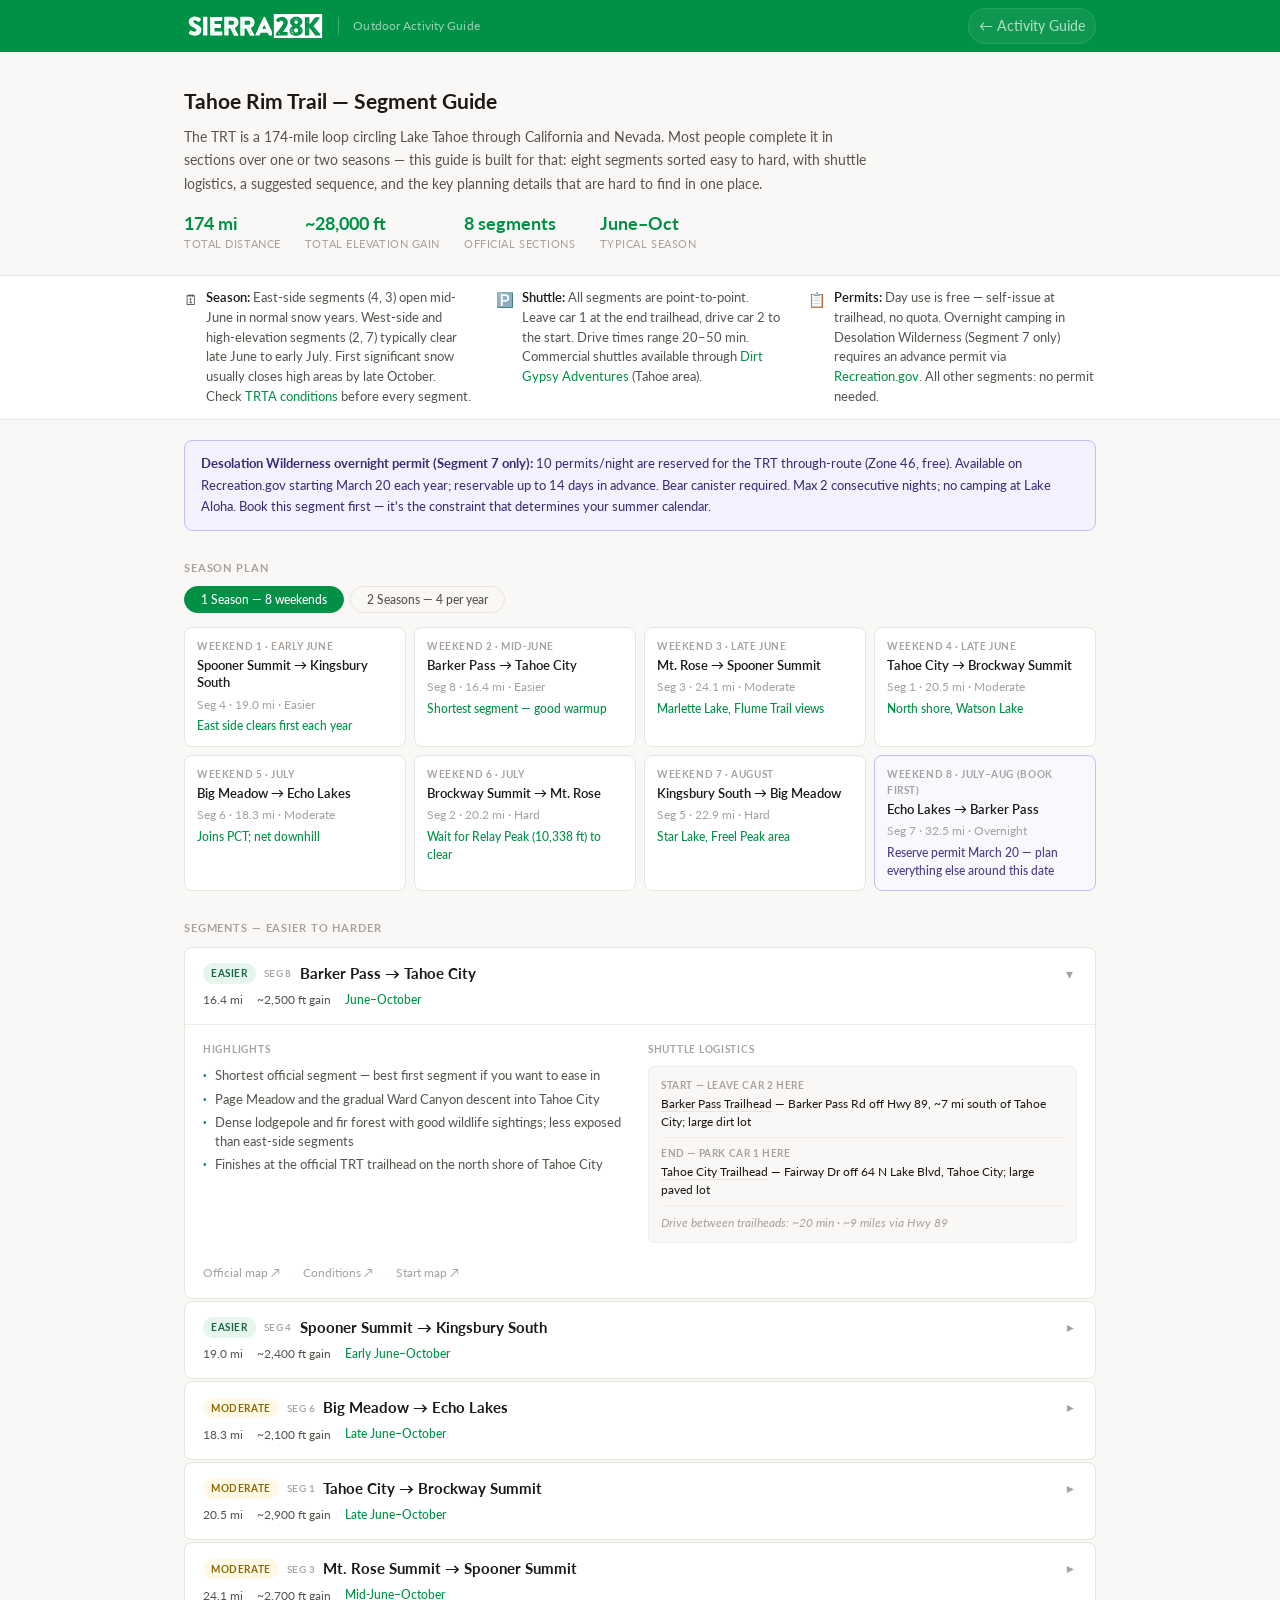
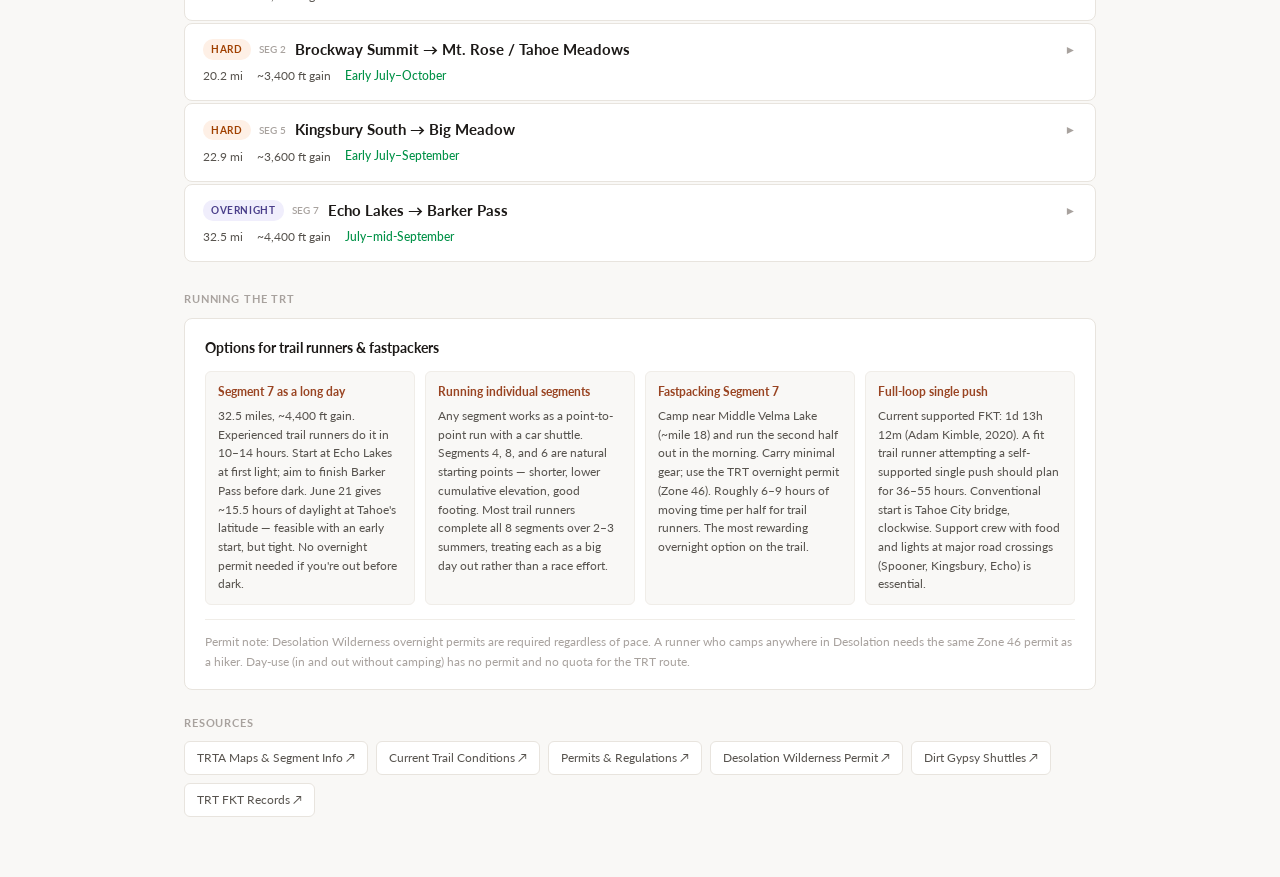
<file: docs/trt.html>
<!DOCTYPE html>
<html lang="en">
<head>
  <meta charset="UTF-8">
  <meta name="viewport" content="width=device-width, initial-scale=1.0">
  <title>Tahoe Rim Trail — Segment Guide · Sierra 28K</title>
  <meta name="description" content="Hike or run the Tahoe Rim Trail in segments — logistics, shuttle info, and a season plan for completing the 174-mile loop over one or two years.">
  <link rel="stylesheet" href="style.css">
  <link rel="preconnect" href="https://fonts.googleapis.com">
  <link href="https://fonts.googleapis.com/css2?family=Lato:ital,wght@0,300;0,400;0,700;0,900;1,400&display=swap" rel="stylesheet">
  <style>
    /* ── Difficulty badges ───────────────────────────────────────────────────── */
    .diff-badge {
      display: inline-block;
      font-size: .65rem;
      font-weight: 700;
      text-transform: uppercase;
      letter-spacing: .06em;
      padding: 2px 8px;
      border-radius: 10px;
      flex-shrink: 0;
    }
    .diff-easier    { background: #e6f5ed; color: #1a6640; }
    .diff-moderate  { background: #fef9e7; color: #8a6800; }
    .diff-hard      { background: #fef0e6; color: #a04000; }
    .diff-overnight { background: #f0eefc; color: #4a3e8a; }

    /* ── Page intro ──────────────────────────────────────────────────────────── */
    .trt-intro {
      max-width: 960px;
      margin: 0 auto;
      padding: 32px 24px 0;
    }
    .trt-intro h1 {
      font-size: 1.3rem;
      font-weight: 700;
      color: var(--c-ink);
      margin-bottom: 8px;
    }
    .trt-intro p {
      font-size: .88rem;
      color: var(--c-ink-2);
      line-height: 1.65;
      max-width: 700px;
      margin-bottom: 6px;
    }
    .trt-stats {
      display: flex;
      gap: 24px;
      margin: 18px 0 0;
      flex-wrap: wrap;
    }
    .trt-stat { display: flex; flex-direction: column; gap: 1px; }
    .trt-stat-val {
      font-size: 1.1rem;
      font-weight: 700;
      color: var(--c-accent);
      line-height: 1.2;
    }
    .trt-stat-lbl {
      font-size: .7rem;
      color: var(--c-ink-3);
      text-transform: uppercase;
      letter-spacing: .05em;
    }

    /* ── Facts bar ───────────────────────────────────────────────────────────── */
    .facts-bar {
      background: var(--c-surface);
      border-top: 1px solid var(--c-border);
      border-bottom: 1px solid var(--c-border);
      margin-top: 24px;
    }
    .facts-inner {
      max-width: 960px;
      margin: 0 auto;
      padding: 12px 24px;
      display: flex;
      gap: 24px;
      flex-wrap: wrap;
      align-items: flex-start;
    }
    .fact {
      display: flex;
      gap: 8px;
      font-size: .8rem;
      color: var(--c-ink-2);
      line-height: 1.55;
      flex: 1;
      min-width: 200px;
    }
    .fact-icon { flex-shrink: 0; font-size: .9rem; margin-top: 1px; }
    .fact strong { color: var(--c-ink); font-weight: 600; }
    .fact a { color: var(--c-accent); text-decoration: none; }
    .fact a:hover { text-decoration: underline; }

    /* ── Permit callout ──────────────────────────────────────────────────────── */
    .permit-callout {
      max-width: 960px;
      margin: 20px auto 0;
      padding: 0 24px;
    }
    .permit-box {
      background: #f3f1fd;
      border: 1px solid #c5bef0;
      border-radius: var(--r);
      padding: 12px 16px;
      font-size: .82rem;
      color: #362e74;
      line-height: 1.65;
    }
    .permit-box strong { font-weight: 700; }
    .permit-box a { color: #4a3e8a; }

    /* ── Section label ───────────────────────────────────────────────────────── */
    .section-label {
      font-size: .68rem;
      font-weight: 700;
      text-transform: uppercase;
      letter-spacing: .08em;
      color: var(--c-ink-3);
      margin-bottom: 10px;
    }

    /* ── Season planner ──────────────────────────────────────────────────────── */
    .planner-section {
      max-width: 960px;
      margin: 28px auto 0;
      padding: 0 24px;
    }
    .plan-tabs {
      display: flex;
      gap: 6px;
      margin-bottom: 14px;
    }
    .plan-tab {
      background: transparent;
      border: 1px solid var(--c-border);
      color: var(--c-ink-2);
      padding: 5px 16px;
      border-radius: 20px;
      font-size: .78rem;
      font-weight: 500;
      font-family: var(--f-sans);
      cursor: pointer;
      transition: all .12s;
    }
    .plan-tab.active { background: var(--c-accent); border-color: var(--c-accent); color: #fff; }

    .plan-grid {
      display: grid;
      grid-template-columns: repeat(auto-fill, minmax(190px, 1fr));
      gap: 8px;
    }
    .plan-step {
      background: var(--c-surface);
      border: 1px solid var(--c-border);
      border-radius: var(--r);
      padding: 10px 12px;
    }
    .plan-step.is-overnight {
      border-color: #c5bef0;
      background: #f9f8ff;
    }
    .plan-step-seq {
      font-size: .63rem;
      font-weight: 700;
      text-transform: uppercase;
      letter-spacing: .06em;
      color: var(--c-ink-3);
      margin-bottom: 3px;
    }
    .plan-step-name {
      font-size: .82rem;
      font-weight: 600;
      color: var(--c-ink);
      line-height: 1.3;
    }
    .plan-step-meta {
      font-size: .73rem;
      color: var(--c-ink-3);
      margin-top: 3px;
    }
    .plan-step-timing {
      font-size: .72rem;
      color: var(--c-accent);
      font-weight: 500;
      margin-top: 4px;
    }
    .plan-step.is-overnight .plan-step-timing { color: #4a3e8a; }

    /* ── Segment list ────────────────────────────────────────────────────────── */
    .segments-section {
      max-width: 960px;
      margin: 28px auto 0;
      padding: 0 24px;
    }
    .segment-list {
      display: flex;
      flex-direction: column;
      gap: 2px;
    }
    .segment-card {
      background: var(--c-surface);
      border: 1px solid var(--c-border);
      border-radius: var(--r);
      overflow: hidden;
    }
    .segment-header {
      display: flex;
      align-items: flex-start;
      justify-content: space-between;
      padding: 14px 18px;
      gap: 12px;
      cursor: pointer;
      user-select: none;
    }
    .segment-header:hover { background: var(--c-bg); }
    .segment-header-left { flex: 1; min-width: 0; }
    .segment-title-row {
      display: flex;
      align-items: center;
      gap: 8px;
      flex-wrap: wrap;
      margin-bottom: 5px;
    }
    .seg-num {
      font-size: .65rem;
      font-weight: 600;
      color: var(--c-ink-3);
      letter-spacing: .04em;
    }
    .segment-name {
      font-size: .92rem;
      font-weight: 700;
      color: var(--c-ink);
    }
    .segment-meta-row {
      display: flex;
      gap: 14px;
      flex-wrap: wrap;
      align-items: center;
    }
    .seg-stat { font-size: .78rem; color: var(--c-ink-2); }
    .seg-season { font-size: .74rem; color: var(--c-accent); font-weight: 500; }
    .seg-toggle {
      background: none;
      border: none;
      color: var(--c-ink-3);
      font-size: .85rem;
      cursor: pointer;
      padding: 4px;
      flex-shrink: 0;
      transition: transform .2s;
      line-height: 1;
      margin-top: 2px;
    }
    .segment-card.collapsed .seg-toggle { transform: rotate(-90deg); }
    .segment-card.collapsed .segment-body { display: none; }

    .segment-body {
      border-top: 1px solid var(--c-border-2);
      padding: 16px 18px;
      display: grid;
      grid-template-columns: 1fr 1fr;
      gap: 16px;
    }

    .seg-highlights h4, .seg-shuttle h4 {
      font-size: .65rem;
      font-weight: 700;
      text-transform: uppercase;
      letter-spacing: .07em;
      color: var(--c-ink-3);
      margin-bottom: 8px;
    }
    .seg-highlights ul {
      list-style: none;
      display: flex;
      flex-direction: column;
      gap: 5px;
    }
    .seg-highlights li {
      font-size: .8rem;
      color: var(--c-ink-2);
      line-height: 1.45;
      padding-left: 12px;
      position: relative;
    }
    .seg-highlights li::before {
      content: '·';
      position: absolute;
      left: 0;
      color: var(--c-accent);
      font-weight: 700;
    }

    .shuttle-box {
      background: var(--c-bg);
      border: 1px solid var(--c-border-2);
      border-radius: 6px;
      padding: 10px 12px;
      display: flex;
      flex-direction: column;
      gap: 7px;
    }
    .shuttle-row { display: flex; flex-direction: column; gap: 2px; }
    .shuttle-lbl {
      font-size: .63rem;
      font-weight: 700;
      text-transform: uppercase;
      letter-spacing: .06em;
      color: var(--c-ink-3);
    }
    .shuttle-val { font-size: .78rem; color: var(--c-ink); line-height: 1.4; }
    .shuttle-val a {
      color: var(--c-ink);
      text-decoration: none;
      border-bottom: 1px solid var(--c-border);
      transition: color .12s, border-color .12s;
    }
    .shuttle-val a:hover { color: var(--c-accent); border-color: var(--c-accent); }
    .shuttle-divider { height: 1px; background: var(--c-border-2); }
    .shuttle-drive { font-size: .73rem; color: var(--c-ink-3); font-style: italic; }

    .seg-links {
      margin-top: 4px;
      grid-column: 1 / -1;
      display: flex;
      gap: 10px;
      flex-wrap: wrap;
      align-items: center;
    }
    .seg-link { font-size: .73rem; color: var(--c-ink-3); text-decoration: none; transition: color .12s; }
    .seg-link:hover { color: var(--c-accent); }
    .seg-link-sep { font-size: .65rem; color: var(--c-border); }

    /* ── Running section ─────────────────────────────────────────────────────── */
    .running-section {
      max-width: 960px;
      margin: 28px auto 0;
      padding: 0 24px;
    }
    .running-box {
      background: var(--c-surface);
      border: 1px solid var(--c-border);
      border-radius: var(--r);
      padding: 18px 20px;
    }
    .running-box h3 {
      font-size: .88rem;
      font-weight: 700;
      color: var(--c-ink);
      margin-bottom: 12px;
    }
    .running-grid {
      display: grid;
      grid-template-columns: repeat(auto-fill, minmax(190px, 1fr));
      gap: 10px;
      margin-bottom: 14px;
    }
    .run-card {
      background: var(--c-bg);
      border: 1px solid var(--c-border-2);
      border-radius: 6px;
      padding: 10px 12px;
    }
    .run-card-title {
      font-size: .78rem;
      font-weight: 700;
      color: #994422;
      margin-bottom: 5px;
    }
    .run-card-body { font-size: .78rem; color: var(--c-ink-2); line-height: 1.5; }
    .running-note {
      font-size: .78rem;
      color: var(--c-ink-3);
      line-height: 1.55;
      border-top: 1px solid var(--c-border-2);
      padding-top: 12px;
    }

    /* ── Resources ───────────────────────────────────────────────────────────── */
    .resources-section {
      max-width: 960px;
      margin: 24px auto 60px;
      padding: 0 24px;
    }
    .resource-list { display: flex; flex-wrap: wrap; gap: 8px; }
    .resource-link {
      font-size: .78rem;
      color: var(--c-ink-2);
      text-decoration: none;
      background: var(--c-surface);
      border: 1px solid var(--c-border);
      border-radius: 6px;
      padding: 6px 12px;
      transition: all .12s;
    }
    .resource-link:hover { border-color: var(--c-accent); color: var(--c-accent); }

    /* ── Responsive ──────────────────────────────────────────────────────────── */
    @media (max-width: 640px) {
      .trt-intro, .permit-callout, .planner-section,
      .segments-section, .running-section, .resources-section { padding-left: 16px; padding-right: 16px; }
      .facts-inner { padding-left: 16px; padding-right: 16px; gap: 14px; }
      .trt-stats { gap: 16px; }
      .plan-grid { grid-template-columns: 1fr 1fr; }
      .segment-body { grid-template-columns: 1fr; }
      .running-grid { grid-template-columns: 1fr; }
    }
  </style>
</head>
<body>

<header class="site-header">
  <div class="header-inner">
    <a class="wordmark" href="index.html" aria-label="Sierra 28K — home">
      <img src="logo_sierra28k.svg" alt="Sierra 28K" class="logo-img">
      <span class="wordmark-sub">Outdoor Activity Guide</span>
    </a>
    <nav class="header-nav">
      <a href="index.html" class="nav-btn nav-btn--subtle" style="text-decoration:none">← Activity Guide</a>
    </nav>
  </div>
</header>

<!-- Intro -->
<div class="trt-intro">
  <h1>Tahoe Rim Trail — Segment Guide</h1>
  <p>The TRT is a 174-mile loop circling Lake Tahoe through California and Nevada. Most people complete it in sections over one or two seasons — this guide is built for that: eight segments sorted easy to hard, with shuttle logistics, a suggested sequence, and the key planning details that are hard to find in one place.</p>
  <div class="trt-stats">
    <div class="trt-stat"><span class="trt-stat-val">174 mi</span><span class="trt-stat-lbl">Total distance</span></div>
    <div class="trt-stat"><span class="trt-stat-val">~28,000 ft</span><span class="trt-stat-lbl">Total elevation gain</span></div>
    <div class="trt-stat"><span class="trt-stat-val">8 segments</span><span class="trt-stat-lbl">Official sections</span></div>
    <div class="trt-stat"><span class="trt-stat-val">June–Oct</span><span class="trt-stat-lbl">Typical season</span></div>
  </div>
</div>

<!-- Facts bar -->
<div class="facts-bar" style="margin-top:22px">
  <div class="facts-inner">
    <div class="fact">
      <span class="fact-icon">🗓</span>
      <div><strong>Season:</strong> East-side segments (4, 3) open mid-June in normal snow years. West-side and high-elevation segments (2, 7) typically clear late June to early July. First significant snow usually closes high areas by late October. Check <a href="https://tahoerimtrail.org/current-trail-conditions/" target="_blank" rel="noopener noreferrer">TRTA conditions</a> before every segment.</div>
    </div>
    <div class="fact">
      <span class="fact-icon">🅿️</span>
      <div><strong>Shuttle:</strong> All segments are point-to-point. Leave car 1 at the end trailhead, drive car 2 to the start. Drive times range 20–50 min. Commercial shuttles available through <a href="https://www.dirtgypsyadventures.com" target="_blank" rel="noopener noreferrer">Dirt Gypsy Adventures</a> (Tahoe area).</div>
    </div>
    <div class="fact">
      <span class="fact-icon">📋</span>
      <div><strong>Permits:</strong> Day use is free — self-issue at trailhead, no quota. Overnight camping in Desolation Wilderness (Segment 7 only) requires an advance permit via <a href="https://www.recreation.gov/permits/233261" target="_blank" rel="noopener noreferrer">Recreation.gov</a>. All other segments: no permit needed.</div>
    </div>
  </div>
</div>

<!-- Permit callout -->
<div class="permit-callout">
  <div class="permit-box">
    <strong>Desolation Wilderness overnight permit (Segment 7 only):</strong> 10 permits/night are reserved for the TRT through-route (Zone 46, free). Available on Recreation.gov starting March 20 each year; reservable up to 14 days in advance. Bear canister required. Max 2 consecutive nights; no camping at Lake Aloha. Book this segment first — it's the constraint that determines your summer calendar.
  </div>
</div>

<!-- Season planner -->
<div class="planner-section">
  <div class="section-label">Season plan</div>
  <div class="plan-tabs">
    <button class="plan-tab active" id="tab-1season" onclick="showPlan('1season')">1 Season — 8 weekends</button>
    <button class="plan-tab" id="tab-2season" onclick="showPlan('2season')">2 Seasons — 4 per year</button>
  </div>

  <div id="plan-1season" class="plan-grid">
    <div class="plan-step">
      <div class="plan-step-seq">Weekend 1 · Early June</div>
      <div class="plan-step-name">Spooner Summit → Kingsbury South</div>
      <div class="plan-step-meta">Seg 4 · 19.0 mi · Easier</div>
      <div class="plan-step-timing">East side clears first each year</div>
    </div>
    <div class="plan-step">
      <div class="plan-step-seq">Weekend 2 · Mid-June</div>
      <div class="plan-step-name">Barker Pass → Tahoe City</div>
      <div class="plan-step-meta">Seg 8 · 16.4 mi · Easier</div>
      <div class="plan-step-timing">Shortest segment — good warmup</div>
    </div>
    <div class="plan-step">
      <div class="plan-step-seq">Weekend 3 · Late June</div>
      <div class="plan-step-name">Mt. Rose → Spooner Summit</div>
      <div class="plan-step-meta">Seg 3 · 24.1 mi · Moderate</div>
      <div class="plan-step-timing">Marlette Lake, Flume Trail views</div>
    </div>
    <div class="plan-step">
      <div class="plan-step-seq">Weekend 4 · Late June</div>
      <div class="plan-step-name">Tahoe City → Brockway Summit</div>
      <div class="plan-step-meta">Seg 1 · 20.5 mi · Moderate</div>
      <div class="plan-step-timing">North shore, Watson Lake</div>
    </div>
    <div class="plan-step">
      <div class="plan-step-seq">Weekend 5 · July</div>
      <div class="plan-step-name">Big Meadow → Echo Lakes</div>
      <div class="plan-step-meta">Seg 6 · 18.3 mi · Moderate</div>
      <div class="plan-step-timing">Joins PCT; net downhill</div>
    </div>
    <div class="plan-step">
      <div class="plan-step-seq">Weekend 6 · July</div>
      <div class="plan-step-name">Brockway Summit → Mt. Rose</div>
      <div class="plan-step-meta">Seg 2 · 20.2 mi · Hard</div>
      <div class="plan-step-timing">Wait for Relay Peak (10,338 ft) to clear</div>
    </div>
    <div class="plan-step">
      <div class="plan-step-seq">Weekend 7 · August</div>
      <div class="plan-step-name">Kingsbury South → Big Meadow</div>
      <div class="plan-step-meta">Seg 5 · 22.9 mi · Hard</div>
      <div class="plan-step-timing">Star Lake, Freel Peak area</div>
    </div>
    <div class="plan-step is-overnight">
      <div class="plan-step-seq">Weekend 8 · July–Aug (book first)</div>
      <div class="plan-step-name">Echo Lakes → Barker Pass</div>
      <div class="plan-step-meta">Seg 7 · 32.5 mi · Overnight</div>
      <div class="plan-step-timing">Reserve permit March 20 — plan everything else around this date</div>
    </div>
  </div>

  <div id="plan-2season" class="plan-grid" hidden>
    <div class="plan-step">
      <div class="plan-step-seq">Year 1 · Weekend 1</div>
      <div class="plan-step-name">Barker Pass → Tahoe City</div>
      <div class="plan-step-meta">Seg 8 · 16.4 mi · Easier</div>
      <div class="plan-step-timing">Start here — shortest, good intro</div>
    </div>
    <div class="plan-step">
      <div class="plan-step-seq">Year 1 · Weekend 2</div>
      <div class="plan-step-name">Spooner Summit → Kingsbury South</div>
      <div class="plan-step-meta">Seg 4 · 19.0 mi · Easier</div>
      <div class="plan-step-timing">East side, early-season friendly</div>
    </div>
    <div class="plan-step">
      <div class="plan-step-seq">Year 1 · Weekend 3</div>
      <div class="plan-step-name">Tahoe City → Brockway Summit</div>
      <div class="plan-step-meta">Seg 1 · 20.5 mi · Moderate</div>
      <div class="plan-step-timing">North shore, building distance</div>
    </div>
    <div class="plan-step">
      <div class="plan-step-seq">Year 1 · Weekend 4</div>
      <div class="plan-step-name">Big Meadow → Echo Lakes</div>
      <div class="plan-step-meta">Seg 6 · 18.3 mi · Moderate</div>
      <div class="plan-step-timing">PCT junction, alpine meadows</div>
    </div>
    <div class="plan-step">
      <div class="plan-step-seq">Year 2 · Weekend 1</div>
      <div class="plan-step-name">Mt. Rose → Spooner Summit</div>
      <div class="plan-step-meta">Seg 3 · 24.1 mi · Moderate</div>
      <div class="plan-step-timing">Marlette Lake, most photographed</div>
    </div>
    <div class="plan-step">
      <div class="plan-step-seq">Year 2 · Weekend 2</div>
      <div class="plan-step-name">Brockway Summit → Mt. Rose</div>
      <div class="plan-step-meta">Seg 2 · 20.2 mi · Hard</div>
      <div class="plan-step-timing">Relay Peak — highest point on TRT</div>
    </div>
    <div class="plan-step">
      <div class="plan-step-seq">Year 2 · Weekend 3</div>
      <div class="plan-step-name">Kingsbury South → Big Meadow</div>
      <div class="plan-step-meta">Seg 5 · 22.9 mi · Hard</div>
      <div class="plan-step-timing">Star Lake, most remote segment</div>
    </div>
    <div class="plan-step is-overnight">
      <div class="plan-step-seq">Year 2 · Weekend 4 (book first)</div>
      <div class="plan-step-name">Echo Lakes → Barker Pass</div>
      <div class="plan-step-meta">Seg 7 · 32.5 mi · Overnight</div>
      <div class="plan-step-timing">Save the best for last — book permit Mar 20</div>
    </div>
  </div>
</div>

<!-- Segments -->
<div class="segments-section">
  <div class="section-label" style="margin-top:6px">Segments — easier to harder</div>
  <div class="segment-list">

    <!-- SEG 8 -->
    <div class="segment-card" id="seg8">
      <div class="segment-header" onclick="toggleSeg('seg8')">
        <div class="segment-header-left">
          <div class="segment-title-row">
            <span class="diff-badge diff-easier">Easier</span>
            <span class="seg-num">SEG 8</span>
            <span class="segment-name">Barker Pass → Tahoe City</span>
          </div>
          <div class="segment-meta-row">
            <span class="seg-stat">16.4 mi</span>
            <span class="seg-stat">~2,500 ft gain</span>
            <span class="seg-season">June–October</span>
          </div>
        </div>
        <button class="seg-toggle" aria-label="Toggle segment">▾</button>
      </div>
      <div class="segment-body">
        <div class="seg-highlights">
          <h4>Highlights</h4>
          <ul>
            <li>Shortest official segment — best first segment if you want to ease in</li>
            <li>Page Meadow and the gradual Ward Canyon descent into Tahoe City</li>
            <li>Dense lodgepole and fir forest with good wildlife sightings; less exposed than east-side segments</li>
            <li>Finishes at the official TRT trailhead on the north shore of Tahoe City</li>
          </ul>
        </div>
        <div class="seg-shuttle">
          <h4>Shuttle logistics</h4>
          <div class="shuttle-box">
            <div class="shuttle-row">
              <span class="shuttle-lbl">Start — leave car 2 here</span>
              <span class="shuttle-val"><a href="https://maps.google.com/?q=Barker+Pass+Trailhead+Hwy+89+Tahoe+City+CA" target="_blank" rel="noopener noreferrer">Barker Pass Trailhead</a> — Barker Pass Rd off Hwy 89, ~7 mi south of Tahoe City; large dirt lot</span>
            </div>
            <div class="shuttle-divider"></div>
            <div class="shuttle-row">
              <span class="shuttle-lbl">End — park car 1 here</span>
              <span class="shuttle-val"><a href="https://maps.google.com/?q=Tahoe+City+TRT+Trailhead+Fairway+Drive+CA" target="_blank" rel="noopener noreferrer">Tahoe City Trailhead</a> — Fairway Dr off 64 N Lake Blvd, Tahoe City; large paved lot</span>
            </div>
            <div class="shuttle-divider"></div>
            <div class="shuttle-drive">Drive between trailheads: ~20 min · ~9 miles via Hwy 89</div>
          </div>
        </div>
        <div class="seg-links">
          <a class="seg-link" href="https://tahoerimtrail.org/maps-trail-info/" target="_blank" rel="noopener noreferrer">Official map ↗</a>
          <span class="seg-link-sep">·</span>
          <a class="seg-link" href="https://tahoerimtrail.org/current-trail-conditions/" target="_blank" rel="noopener noreferrer">Conditions ↗</a>
          <span class="seg-link-sep">·</span>
          <a class="seg-link" href="https://maps.google.com/?q=Barker+Pass+Trailhead+Hwy+89+Tahoe+City+CA" target="_blank" rel="noopener noreferrer">Start map ↗</a>
        </div>
      </div>
    </div>

    <!-- SEG 4 -->
    <div class="segment-card collapsed" id="seg4">
      <div class="segment-header" onclick="toggleSeg('seg4')">
        <div class="segment-header-left">
          <div class="segment-title-row">
            <span class="diff-badge diff-easier">Easier</span>
            <span class="seg-num">SEG 4</span>
            <span class="segment-name">Spooner Summit → Kingsbury South</span>
          </div>
          <div class="segment-meta-row">
            <span class="seg-stat">19.0 mi</span>
            <span class="seg-stat">~2,400 ft gain</span>
            <span class="seg-season">Early June–October</span>
          </div>
        </div>
        <button class="seg-toggle" aria-label="Toggle segment">▾</button>
      </div>
      <div class="segment-body">
        <div class="seg-highlights">
          <h4>Highlights</h4>
          <ul>
            <li>East-side Carson Range — typically the first segment to melt out each year; can be hikeable by early June</li>
            <li>Simultaneous views of Lake Tahoe (west) and Carson Valley (east) from the ridgeline</li>
            <li>Ancient Jeffrey pine and red fir forests; rolling terrain keeps it manageable despite the distance</li>
            <li>Kingsbury Grade finish with views sweeping down into Nevada</li>
          </ul>
        </div>
        <div class="seg-shuttle">
          <h4>Shuttle logistics</h4>
          <div class="shuttle-box">
            <div class="shuttle-row">
              <span class="shuttle-lbl">Start — leave car 2 here</span>
              <span class="shuttle-val"><a href="https://maps.google.com/?q=Spooner+Summit+Trailhead+Hwy+50+NV" target="_blank" rel="noopener noreferrer">Spooner Summit</a> — Hwy 50 & 28 junction, NV; Spooner Lake State Park lot (day-use fee)</span>
            </div>
            <div class="shuttle-divider"></div>
            <div class="shuttle-row">
              <span class="shuttle-lbl">End — park car 1 here</span>
              <span class="shuttle-val"><a href="https://maps.google.com/?q=South+Camp+Peak+Trailhead+Tramway+Drive+Stateline+NV" target="_blank" rel="noopener noreferrer">Kingsbury South Trailhead</a> — Tramway Dr off Kingsbury Grade (Hwy 207), Stateline NV; roadside pullout</span>
            </div>
            <div class="shuttle-divider"></div>
            <div class="shuttle-drive">Drive between trailheads: ~25 min · ~17 miles via Hwy 50 & Kingsbury Grade</div>
          </div>
        </div>
        <div class="seg-links">
          <a class="seg-link" href="https://tahoerimtrail.org/maps-trail-info/" target="_blank" rel="noopener noreferrer">Official map ↗</a>
          <span class="seg-link-sep">·</span>
          <a class="seg-link" href="https://tahoerimtrail.org/current-trail-conditions/" target="_blank" rel="noopener noreferrer">Conditions ↗</a>
          <span class="seg-link-sep">·</span>
          <a class="seg-link" href="https://maps.google.com/?q=Spooner+Summit+Trailhead+Hwy+50+NV" target="_blank" rel="noopener noreferrer">Start map ↗</a>
        </div>
      </div>
    </div>

    <!-- SEG 6 -->
    <div class="segment-card collapsed" id="seg6">
      <div class="segment-header" onclick="toggleSeg('seg6')">
        <div class="segment-header-left">
          <div class="segment-title-row">
            <span class="diff-badge diff-moderate">Moderate</span>
            <span class="seg-num">SEG 6</span>
            <span class="segment-name">Big Meadow → Echo Lakes</span>
          </div>
          <div class="segment-meta-row">
            <span class="seg-stat">18.3 mi</span>
            <span class="seg-stat">~2,100 ft gain</span>
            <span class="seg-season">Late June–October</span>
          </div>
        </div>
        <button class="seg-toggle" aria-label="Toggle segment">▾</button>
      </div>
      <div class="segment-body">
        <div class="seg-highlights">
          <h4>Highlights</h4>
          <ul>
            <li>Merges with the Pacific Crest Trail near the midpoint — well-signed and well-traveled from there</li>
            <li>Wildflower meadows and a chain of sub-alpine lakes throughout the second half</li>
            <li>Net downhill segment — finishes at Echo Lakes (7,414 ft), the lowest west-side endpoint</li>
            <li>Water taxi available at Echo Lakes upper lot to skip the flat first 2.5 miles if you're connecting to Seg 7</li>
          </ul>
        </div>
        <div class="seg-shuttle">
          <h4>Shuttle logistics</h4>
          <div class="shuttle-box">
            <div class="shuttle-row">
              <span class="shuttle-lbl">Start — leave car 2 here</span>
              <span class="shuttle-val"><a href="https://maps.google.com/?q=Big+Meadow+Trailhead+Hwy+89+Luther+Pass+CA" target="_blank" rel="noopener noreferrer">Big Meadow Trailhead</a> — Hwy 89 near Luther Pass, ~5 mi south of Meyers CA; free roadside lot</span>
            </div>
            <div class="shuttle-divider"></div>
            <div class="shuttle-row">
              <span class="shuttle-lbl">End — park car 1 here</span>
              <span class="shuttle-val"><a href="https://maps.google.com/?q=Echo+Lakes+Trailhead+Echo+Summit+CA" target="_blank" rel="noopener noreferrer">Echo Lakes Trailhead</a> — Echo Lakes Rd off Hwy 50 near Echo Summit; day-use parking fee</span>
            </div>
            <div class="shuttle-divider"></div>
            <div class="shuttle-drive">Drive between trailheads: ~20 min · ~13 miles via Hwy 89 & 50</div>
          </div>
        </div>
        <div class="seg-links">
          <a class="seg-link" href="https://tahoerimtrail.org/maps-trail-info/" target="_blank" rel="noopener noreferrer">Official map ↗</a>
          <span class="seg-link-sep">·</span>
          <a class="seg-link" href="https://tahoerimtrail.org/current-trail-conditions/" target="_blank" rel="noopener noreferrer">Conditions ↗</a>
          <span class="seg-link-sep">·</span>
          <a class="seg-link" href="https://maps.google.com/?q=Big+Meadow+Trailhead+Hwy+89+Luther+Pass+CA" target="_blank" rel="noopener noreferrer">Start map ↗</a>
        </div>
      </div>
    </div>

    <!-- SEG 1 -->
    <div class="segment-card collapsed" id="seg1">
      <div class="segment-header" onclick="toggleSeg('seg1')">
        <div class="segment-header-left">
          <div class="segment-title-row">
            <span class="diff-badge diff-moderate">Moderate</span>
            <span class="seg-num">SEG 1</span>
            <span class="segment-name">Tahoe City → Brockway Summit</span>
          </div>
          <div class="segment-meta-row">
            <span class="seg-stat">20.5 mi</span>
            <span class="seg-stat">~2,900 ft gain</span>
            <span class="seg-season">Late June–October</span>
          </div>
        </div>
        <button class="seg-toggle" aria-label="Toggle segment">▾</button>
      </div>
      <div class="segment-body">
        <div class="seg-highlights">
          <h4>Highlights</h4>
          <ul>
            <li>The official TRT start/finish point; departs from the bridge in Tahoe City</li>
            <li>Watson Lake and striking lava rock formations near Brockway Summit</li>
            <li>North shore views over Lake Tahoe; passes near Palisades Tahoe ski area terrain</li>
            <li>Good mix of forest and exposed ridgeline — representative of the full loop's character</li>
          </ul>
        </div>
        <div class="seg-shuttle">
          <h4>Shuttle logistics</h4>
          <div class="shuttle-box">
            <div class="shuttle-row">
              <span class="shuttle-lbl">Start — leave car 2 here</span>
              <span class="shuttle-val"><a href="https://maps.google.com/?q=Tahoe+City+TRT+Trailhead+Fairway+Drive+CA" target="_blank" rel="noopener noreferrer">Tahoe City Trailhead</a> — Fairway Dr off 64 N Lake Blvd, Tahoe City; large paved lot</span>
            </div>
            <div class="shuttle-divider"></div>
            <div class="shuttle-row">
              <span class="shuttle-lbl">End — park car 1 here</span>
              <span class="shuttle-val"><a href="https://maps.google.com/?q=Brockway+Summit+Trailhead+Hwy+267+Kings+Beach+CA" target="_blank" rel="noopener noreferrer">Brockway Summit</a> — Hwy 267 at summit between Truckee and Kings Beach; roadside pullout</span>
            </div>
            <div class="shuttle-divider"></div>
            <div class="shuttle-drive">Drive between trailheads: ~20 min · ~12 miles via Hwy 267 & 28</div>
          </div>
        </div>
        <div class="seg-links">
          <a class="seg-link" href="https://tahoerimtrail.org/maps-trail-info/" target="_blank" rel="noopener noreferrer">Official map ↗</a>
          <span class="seg-link-sep">·</span>
          <a class="seg-link" href="https://tahoerimtrail.org/current-trail-conditions/" target="_blank" rel="noopener noreferrer">Conditions ↗</a>
          <span class="seg-link-sep">·</span>
          <a class="seg-link" href="https://maps.google.com/?q=Tahoe+City+TRT+Trailhead+Fairway+Drive+CA" target="_blank" rel="noopener noreferrer">Start map ↗</a>
        </div>
      </div>
    </div>

    <!-- SEG 3 -->
    <div class="segment-card collapsed" id="seg3">
      <div class="segment-header" onclick="toggleSeg('seg3')">
        <div class="segment-header-left">
          <div class="segment-title-row">
            <span class="diff-badge diff-moderate">Moderate</span>
            <span class="seg-num">SEG 3</span>
            <span class="segment-name">Mt. Rose Summit → Spooner Summit</span>
          </div>
          <div class="segment-meta-row">
            <span class="seg-stat">24.1 mi</span>
            <span class="seg-stat">~2,700 ft gain</span>
            <span class="seg-season">Mid-June–October</span>
          </div>
        </div>
        <button class="seg-toggle" aria-label="Toggle segment">▾</button>
      </div>
      <div class="segment-body">
        <div class="seg-highlights">
          <h4>Highlights</h4>
          <ul>
            <li>Marlette Lake — the most photographed section of the TRT; deep blue water ringed by granite</li>
            <li>The Flume Trail: a historic water flume bench-cut into the cliff with Lake Tahoe filling the view 1,600 ft below</li>
            <li>Christopher's Loop viewpoint — the single best lake view on the entire trail</li>
            <li>Longest east-side segment; rolling terrain and consistent grade make it more manageable than the mileage suggests</li>
          </ul>
        </div>
        <div class="seg-shuttle">
          <h4>Shuttle logistics</h4>
          <div class="shuttle-box">
            <div class="shuttle-row">
              <span class="shuttle-lbl">Start — leave car 2 here</span>
              <span class="shuttle-val"><a href="https://maps.google.com/?q=Mt+Rose+Summit+Trailhead+Hwy+431+NV" target="_blank" rel="noopener noreferrer">Mt. Rose / Tahoe Meadows TH</a> — large paved lot on Hwy 431 (Mt. Rose Hwy) at summit, NV; restrooms available</span>
            </div>
            <div class="shuttle-divider"></div>
            <div class="shuttle-row">
              <span class="shuttle-lbl">End — park car 1 here</span>
              <span class="shuttle-val"><a href="https://maps.google.com/?q=Spooner+Summit+Trailhead+Hwy+50+NV" target="_blank" rel="noopener noreferrer">Spooner Summit</a> — Hwy 50 & 28 junction, NV; Spooner Lake State Park (day-use fee)</span>
            </div>
            <div class="shuttle-divider"></div>
            <div class="shuttle-drive">Drive between trailheads: ~40 min · ~32 miles via Hwy 431 & 50</div>
          </div>
        </div>
        <div class="seg-links">
          <a class="seg-link" href="https://tahoerimtrail.org/maps-trail-info/" target="_blank" rel="noopener noreferrer">Official map ↗</a>
          <span class="seg-link-sep">·</span>
          <a class="seg-link" href="https://tahoerimtrail.org/current-trail-conditions/" target="_blank" rel="noopener noreferrer">Conditions ↗</a>
          <span class="seg-link-sep">·</span>
          <a class="seg-link" href="https://maps.google.com/?q=Mt+Rose+Summit+Trailhead+Hwy+431+NV" target="_blank" rel="noopener noreferrer">Start map ↗</a>
        </div>
      </div>
    </div>

    <!-- SEG 2 -->
    <div class="segment-card collapsed" id="seg2">
      <div class="segment-header" onclick="toggleSeg('seg2')">
        <div class="segment-header-left">
          <div class="segment-title-row">
            <span class="diff-badge diff-hard">Hard</span>
            <span class="seg-num">SEG 2</span>
            <span class="segment-name">Brockway Summit → Mt. Rose / Tahoe Meadows</span>
          </div>
          <div class="segment-meta-row">
            <span class="seg-stat">20.2 mi</span>
            <span class="seg-stat">~3,400 ft gain</span>
            <span class="seg-season">Early July–October</span>
          </div>
        </div>
        <button class="seg-toggle" aria-label="Toggle segment">▾</button>
      </div>
      <div class="segment-body">
        <div class="seg-highlights">
          <h4>Highlights</h4>
          <ul>
            <li>Relay Peak (10,338 ft) — highest point on the entire TRT; 360° views into Nevada and over the full Tahoe basin</li>
            <li>One of the last segments to clear snow — check conditions carefully; late June to early July in big snow years</li>
            <li>Miles of exposed ridgeline — start early if afternoon thunderstorms are possible</li>
            <li>Tahoe Meadows finish — a stunning sub-alpine bowl with facilities, making for an easy pickup</li>
          </ul>
        </div>
        <div class="seg-shuttle">
          <h4>Shuttle logistics</h4>
          <div class="shuttle-box">
            <div class="shuttle-row">
              <span class="shuttle-lbl">Start — leave car 2 here</span>
              <span class="shuttle-val"><a href="https://maps.google.com/?q=Brockway+Summit+Trailhead+Hwy+267+Kings+Beach+CA" target="_blank" rel="noopener noreferrer">Brockway Summit</a> — Hwy 267 at summit between Truckee and Kings Beach; roadside pullout</span>
            </div>
            <div class="shuttle-divider"></div>
            <div class="shuttle-row">
              <span class="shuttle-lbl">End — park car 1 here</span>
              <span class="shuttle-val"><a href="https://maps.google.com/?q=Mt+Rose+Summit+Trailhead+Hwy+431+NV" target="_blank" rel="noopener noreferrer">Mt. Rose / Tahoe Meadows TH</a> — large paved lot on Hwy 431 (Mt. Rose Hwy) at summit, NV</span>
            </div>
            <div class="shuttle-divider"></div>
            <div class="shuttle-drive">Drive between trailheads: ~35 min · ~25 miles via Hwy 267, 28 & 431</div>
          </div>
        </div>
        <div class="seg-links">
          <a class="seg-link" href="https://tahoerimtrail.org/maps-trail-info/" target="_blank" rel="noopener noreferrer">Official map ↗</a>
          <span class="seg-link-sep">·</span>
          <a class="seg-link" href="https://tahoerimtrail.org/current-trail-conditions/" target="_blank" rel="noopener noreferrer">Conditions ↗</a>
          <span class="seg-link-sep">·</span>
          <a class="seg-link" href="https://maps.google.com/?q=Brockway+Summit+Trailhead+Hwy+267+Kings+Beach+CA" target="_blank" rel="noopener noreferrer">Start map ↗</a>
        </div>
      </div>
    </div>

    <!-- SEG 5 -->
    <div class="segment-card collapsed" id="seg5">
      <div class="segment-header" onclick="toggleSeg('seg5')">
        <div class="segment-header-left">
          <div class="segment-title-row">
            <span class="diff-badge diff-hard">Hard</span>
            <span class="seg-num">SEG 5</span>
            <span class="segment-name">Kingsbury South → Big Meadow</span>
          </div>
          <div class="segment-meta-row">
            <span class="seg-stat">22.9 mi</span>
            <span class="seg-stat">~3,600 ft gain</span>
            <span class="seg-season">Early July–September</span>
          </div>
        </div>
        <button class="seg-toggle" aria-label="Toggle segment">▾</button>
      </div>
      <div class="segment-body">
        <div class="seg-highlights">
          <h4>Highlights</h4>
          <ul>
            <li>Star Lake (10,028 ft) — one of the most beautiful and remote spots on the entire trail; few people reach it outside of thru-hikers</li>
            <li>Freel Peak (10,881 ft, highest point in the Tahoe basin) visible close to the route</li>
            <li>Most remote and committing segment — plan water carefully; few bailout points</li>
            <li>Brief touch of the Nevada border before dropping west into the south Tahoe basin</li>
          </ul>
        </div>
        <div class="seg-shuttle">
          <h4>Shuttle logistics</h4>
          <div class="shuttle-box">
            <div class="shuttle-row">
              <span class="shuttle-lbl">Start — leave car 2 here</span>
              <span class="shuttle-val"><a href="https://maps.google.com/?q=South+Camp+Peak+Trailhead+Tramway+Drive+Stateline+NV" target="_blank" rel="noopener noreferrer">Kingsbury South Trailhead</a> — Tramway Dr off Kingsbury Grade (Hwy 207), Stateline NV; roadside pullout</span>
            </div>
            <div class="shuttle-divider"></div>
            <div class="shuttle-row">
              <span class="shuttle-lbl">End — park car 1 here</span>
              <span class="shuttle-val"><a href="https://maps.google.com/?q=Big+Meadow+Trailhead+Hwy+89+Luther+Pass+CA" target="_blank" rel="noopener noreferrer">Big Meadow Trailhead</a> — Hwy 89 near Luther Pass, ~5 mi south of Meyers CA; free roadside lot</span>
            </div>
            <div class="shuttle-divider"></div>
            <div class="shuttle-drive">Drive between trailheads: ~40 min · ~30 miles via Hwy 207 & 89</div>
          </div>
        </div>
        <div class="seg-links">
          <a class="seg-link" href="https://tahoerimtrail.org/maps-trail-info/" target="_blank" rel="noopener noreferrer">Official map ↗</a>
          <span class="seg-link-sep">·</span>
          <a class="seg-link" href="https://tahoerimtrail.org/current-trail-conditions/" target="_blank" rel="noopener noreferrer">Conditions ↗</a>
          <span class="seg-link-sep">·</span>
          <a class="seg-link" href="https://maps.google.com/?q=South+Camp+Peak+Trailhead+Tramway+Drive+Stateline+NV" target="_blank" rel="noopener noreferrer">Start map ↗</a>
        </div>
      </div>
    </div>

    <!-- SEG 7 -->
    <div class="segment-card collapsed" id="seg7">
      <div class="segment-header" onclick="toggleSeg('seg7')">
        <div class="segment-header-left">
          <div class="segment-title-row">
            <span class="diff-badge diff-overnight">Overnight</span>
            <span class="seg-num">SEG 7</span>
            <span class="segment-name">Echo Lakes → Barker Pass</span>
          </div>
          <div class="segment-meta-row">
            <span class="seg-stat">32.5 mi</span>
            <span class="seg-stat">~4,400 ft gain</span>
            <span class="seg-season">July–mid-September</span>
          </div>
        </div>
        <button class="seg-toggle" aria-label="Toggle segment">▾</button>
      </div>
      <div class="segment-body">
        <div class="seg-highlights">
          <h4>Highlights</h4>
          <ul>
            <li>Desolation Wilderness — the crown jewel of the TRT; granite basins, sapphire lakes, and exposed passes</li>
            <li>Dicks Pass (9,380 ft), Lake Aloha, Velma Lakes, Rubicon Lake — big scenery mile after mile</li>
            <li>Most section hikers split as a 2-day overnight, camping near Middle Velma Lake (~mile 17–19)</li>
            <li><strong>Overnight permit required:</strong> Zone 46, 10 spots/night, free — <a href="https://www.recreation.gov/permits/233261" target="_blank" rel="noopener noreferrer">book on Recreation.gov</a> starting March 20; no camping at Lake Aloha; bear canister required</li>
            <li>Strong hikers and trail runners can complete it as a very long single day — see the running section below</li>
          </ul>
        </div>
        <div class="seg-shuttle">
          <h4>Shuttle logistics</h4>
          <div class="shuttle-box">
            <div class="shuttle-row">
              <span class="shuttle-lbl">Start — leave car 2 here</span>
              <span class="shuttle-val"><a href="https://maps.google.com/?q=Echo+Lakes+Trailhead+Echo+Summit+CA+Hwy+50" target="_blank" rel="noopener noreferrer">Echo Lakes Trailhead</a> — Echo Lakes Rd off Hwy 50, ~1 mi from Echo Summit; day-use fee; arrive early, lot fills by 8am on weekends</span>
            </div>
            <div class="shuttle-divider"></div>
            <div class="shuttle-row">
              <span class="shuttle-lbl">End — park car 1 here</span>
              <span class="shuttle-val"><a href="https://maps.google.com/?q=Barker+Pass+Trailhead+Hwy+89+Tahoe+City+CA" target="_blank" rel="noopener noreferrer">Barker Pass Trailhead</a> — Barker Pass Rd off Hwy 89, ~7 mi south of Tahoe City; large dirt lot</span>
            </div>
            <div class="shuttle-divider"></div>
            <div class="shuttle-drive">Drive between trailheads: ~50 min · ~38 miles via Hwy 50 & 89</div>
          </div>
        </div>
        <div class="seg-links">
          <a class="seg-link" href="https://www.recreation.gov/permits/233261" target="_blank" rel="noopener noreferrer">Desolation permit ↗</a>
          <span class="seg-link-sep">·</span>
          <a class="seg-link" href="https://tahoerimtrail.org/maps-trail-info/" target="_blank" rel="noopener noreferrer">Official map ↗</a>
          <span class="seg-link-sep">·</span>
          <a class="seg-link" href="https://tahoerimtrail.org/current-trail-conditions/" target="_blank" rel="noopener noreferrer">Conditions ↗</a>
          <span class="seg-link-sep">·</span>
          <a class="seg-link" href="https://maps.google.com/?q=Echo+Lakes+Trailhead+Echo+Summit+CA" target="_blank" rel="noopener noreferrer">Start map ↗</a>
        </div>
      </div>
    </div>

  </div><!-- /.segment-list -->
</div><!-- /.segments-section -->

<!-- Running section -->
<div class="running-section">
  <div class="section-label">Running the TRT</div>
  <div class="running-box">
    <h3>Options for trail runners &amp; fastpackers</h3>
    <div class="running-grid">
      <div class="run-card">
        <div class="run-card-title">Segment 7 as a long day</div>
        <div class="run-card-body">32.5 miles, ~4,400 ft gain. Experienced trail runners do it in 10–14 hours. Start at Echo Lakes at first light; aim to finish Barker Pass before dark. June 21 gives ~15.5 hours of daylight at Tahoe's latitude — feasible with an early start, but tight. No overnight permit needed if you're out before dark.</div>
      </div>
      <div class="run-card">
        <div class="run-card-title">Running individual segments</div>
        <div class="run-card-body">Any segment works as a point-to-point run with a car shuttle. Segments 4, 8, and 6 are natural starting points — shorter, lower cumulative elevation, good footing. Most trail runners complete all 8 segments over 2–3 summers, treating each as a big day out rather than a race effort.</div>
      </div>
      <div class="run-card">
        <div class="run-card-title">Fastpacking Segment 7</div>
        <div class="run-card-body">Camp near Middle Velma Lake (~mile 18) and run the second half out in the morning. Carry minimal gear; use the TRT overnight permit (Zone 46). Roughly 6–9 hours of moving time per half for trail runners. The most rewarding overnight option on the trail.</div>
      </div>
      <div class="run-card">
        <div class="run-card-title">Full-loop single push</div>
        <div class="run-card-body">Current supported FKT: 1d 13h 12m (Adam Kimble, 2020). A fit trail runner attempting a self-supported single push should plan for 36–55 hours. Conventional start is Tahoe City bridge, clockwise. Support crew with food and lights at major road crossings (Spooner, Kingsbury, Echo) is essential.</div>
      </div>
    </div>
    <p class="running-note">Permit note: Desolation Wilderness overnight permits are required regardless of pace. A runner who camps anywhere in Desolation needs the same Zone 46 permit as a hiker. Day-use (in and out without camping) has no permit and no quota for the TRT route.</p>
  </div>
</div>

<!-- Resources -->
<div class="resources-section">
  <div class="section-label">Resources</div>
  <div class="resource-list">
    <a class="resource-link" href="https://tahoerimtrail.org/maps-trail-info/" target="_blank" rel="noopener noreferrer">TRTA Maps &amp; Segment Info ↗</a>
    <a class="resource-link" href="https://tahoerimtrail.org/current-trail-conditions/" target="_blank" rel="noopener noreferrer">Current Trail Conditions ↗</a>
    <a class="resource-link" href="https://tahoerimtrail.org/permits-and-regulations/" target="_blank" rel="noopener noreferrer">Permits &amp; Regulations ↗</a>
    <a class="resource-link" href="https://www.recreation.gov/permits/233261" target="_blank" rel="noopener noreferrer">Desolation Wilderness Permit ↗</a>
    <a class="resource-link" href="https://www.dirtgypsyadventures.com" target="_blank" rel="noopener noreferrer">Dirt Gypsy Shuttles ↗</a>
    <a class="resource-link" href="https://fastestknowntime.com/route/tahoe-rim-trail-ca" target="_blank" rel="noopener noreferrer">TRT FKT Records ↗</a>
  </div>
</div>

<script>
  function showPlan(id) {
    document.getElementById('plan-1season').hidden = id !== '1season';
    document.getElementById('plan-2season').hidden = id !== '2season';
    document.getElementById('tab-1season').classList.toggle('active', id === '1season');
    document.getElementById('tab-2season').classList.toggle('active', id === '2season');
  }

  function toggleSeg(id) {
    document.getElementById(id).classList.toggle('collapsed');
  }
</script>

</body>
</html>
</file>
<file: docs/style.css>
/* ── Self-hosted Lato ─────────────────────────────────────────────────────── */
@font-face { font-family:'Lato'; font-style:normal; font-weight:300; font-display:swap; src:url('fonts/lato-300.woff2') format('woff2'); }
@font-face { font-family:'Lato'; font-style:normal; font-weight:400; font-display:swap; src:url('fonts/lato-400.woff2') format('woff2'); }
@font-face { font-family:'Lato'; font-style:italic; font-weight:400; font-display:swap; src:url('fonts/lato-400i.woff2') format('woff2'); }
@font-face { font-family:'Lato'; font-style:normal; font-weight:700; font-display:swap; src:url('fonts/lato-700.woff2') format('woff2'); }
@font-face { font-family:'Lato'; font-style:normal; font-weight:900; font-display:swap; src:url('fonts/lato-900.woff2') format('woff2'); }

/* ── Reset & tokens ───────────────────────────────────────────────────────── */
*, *::before, *::after { box-sizing: border-box; margin: 0; padding: 0; }
[hidden] { display: none !important; }

:root {
  --c-bg:       #f9f8f6;
  --c-surface:  #ffffff;
  --c-border:   #e8e4de;
  --c-border-2: #f0ede8;

  --c-ink:      #1c1917;
  --c-ink-2:    #57534e;
  --c-ink-3:    #a8a29e;

  --c-accent:   #009147;
  --c-accent-2: #007a3c;
  --c-accent-lt:#e6f5ed;

  --c-star:     #d4a017;
  --c-star-lt:  #fef9e7;

  --f-sans: 'Lato', 'Helvetica Neue', Helvetica, Arial, sans-serif;

  --r: 8px;
  --sh: 0 1px 3px rgba(0,0,0,.07);
}

html { scroll-behavior: smooth; }

body {
  background: var(--c-bg);
  color: var(--c-ink);
  font-family: var(--f-sans);
  font-size: 14px;
  line-height: 1.6;
  -webkit-font-smoothing: antialiased;
}

/* ── Header ───────────────────────────────────────────────────────────────── */
.site-header {
  background: var(--c-accent);
  position: sticky;
  top: 0;
  z-index: 100;
}

.header-inner {
  max-width: 960px;
  margin: 0 auto;
  padding: 0 24px;
  height: 52px;
  display: flex;
  align-items: center;
  justify-content: space-between;
}

.wordmark, .wordmark:visited, .wordmark:hover {
  display: flex;
  align-items: center;
  gap: 14px;
  text-decoration: none;
  color: inherit;
}

.logo-img {
  height: 28px;
  width: auto;
  display: block;
}

.wordmark-sub {
  font-size: .72rem;
  font-weight: 400;
  color: rgba(255,255,255,.6);
  letter-spacing: .01em;
  padding-left: 14px;
  border-left: 1px solid rgba(255,255,255,.25);
}

.header-nav { display: flex; gap: 8px; }

.nav-btn {
  display: flex;
  align-items: center;
  gap: 5px;
  background: rgba(255,255,255,.1);
  border: 1px solid rgba(255,255,255,.15);
  color: rgba(255,255,255,.9);
  padding: 5px 13px;
  border-radius: 20px;
  font-size: .78rem;
  font-weight: 500;
  font-family: var(--f-sans);
  cursor: pointer;
  transition: background .15s;
  white-space: nowrap;
}
.nav-btn:hover { background: rgba(255,255,255,.18); }

.star-badge {
  background: var(--c-star);
  color: #fff;
  border-radius: 10px;
  padding: 0 6px;
  font-size: .7rem;
  font-weight: 700;
  min-width: 18px;
  text-align: center;
}

/* ── Filter bar ───────────────────────────────────────────────────────────── */
.filter-bar {
  background: var(--c-surface);
  border-bottom: 1px solid var(--c-border);
}

.filter-inner {
  max-width: 960px;
  margin: 0 auto;
  padding: 8px 24px;
  display: flex;
  align-items: center;
  flex-wrap: wrap;
  gap: 6px;
}

.chip {
  flex-shrink: 0;
  background: transparent;
  border: 1px solid var(--c-border);
  color: var(--c-ink-2);
  padding: 4px 13px;
  border-radius: 20px;
  font-size: .78rem;
  font-weight: 500;
  font-family: var(--f-sans);
  cursor: pointer;
  transition: all .12s;
  white-space: nowrap;
}
.chip:hover { border-color: var(--c-accent); color: var(--c-accent); }
.chip.active { background: var(--c-accent); border-color: var(--c-accent); color: #fff; }
.chip--toggle[aria-pressed="true"] { background: var(--c-star-lt); border-color: var(--c-star); color: #a07800; }

.filter-sep {
  width: 1px;
  height: 20px;
  background: var(--c-border);
  flex-shrink: 0;
  margin: 0 4px;
}

/* ── Expand / Collapse bar ────────────────────────────────────────────────── */
.expand-bar {
  background: var(--c-bg);
}

.expand-bar-inner {
  max-width: 960px;
  margin: 0 auto;
  padding: 4px 24px;
  display: flex;
  align-items: center;
  gap: 6px;
}

.expand-btn {
  background: none;
  border: none;
  font-family: var(--f-sans);
  font-size: .75rem;
  color: var(--c-ink-3);
  cursor: pointer;
  padding: 2px 0;
  transition: color .12s;
}
.expand-btn:hover { color: var(--c-accent); }

.expand-sep { color: var(--c-border); font-size: .75rem; }

.search-input {
  border: 1px solid var(--c-border);
  border-radius: 20px;
  padding: 4px 13px;
  font-size: .78rem;
  font-family: var(--f-sans);
  background: transparent;
  color: var(--c-ink);
  width: 160px;
  flex-shrink: 0;
  margin-left: auto;
  transition: border-color .12s, width .2s;
}
.search-input:focus {
  outline: none;
  border-color: var(--c-accent);
  width: 200px;
}

/* ── Main layout ──────────────────────────────────────────────────────────── */
.main-content {
  max-width: 960px;
  margin: 0 auto;
  padding: 32px 24px 80px;
}

.loading-state {
  display: flex;
  flex-direction: column;
  align-items: center;
  gap: 14px;
  padding: 80px 0;
  color: var(--c-ink-3);
  font-size: .85rem;
}

.loading-spinner {
  width: 28px; height: 28px;
  border: 2px solid var(--c-border);
  border-top-color: var(--c-accent);
  border-radius: 50%;
  animation: spin .7s linear infinite;
}
@keyframes spin { to { transform: rotate(360deg); } }

.empty-state {
  text-align: center;
  padding: 60px 0;
  color: var(--c-ink-3);
  font-size: .88rem;
}

/* ── Zones ────────────────────────────────────────────────────────────────── */
.zones-container { display: flex; flex-direction: column; gap: 2px; }

.zone-section {
  background: var(--c-surface);
  border: 1px solid var(--c-border);
  border-radius: var(--r);
  overflow: hidden;
}

.zone-header {
  display: flex;
  align-items: center;
  justify-content: space-between;
  padding: 16px 20px;
  gap: 10px;
  cursor: pointer;
  user-select: none;
}
.zone-header:hover { background: var(--c-bg); }

.zone-header-left { display: flex; align-items: center; gap: 8px; flex: 1; min-width: 0; }

.zone-name {
  font-size: .95rem;
  font-weight: 600;
  color: var(--c-ink);
  line-height: 1.2;
}

.zone-meta {
  font-size: .75rem;
  color: var(--c-ink-3);
  margin-left: 4px;
}

.zone-toggle {
  background: none;
  border: none;
  color: var(--c-ink-3);
  font-size: .85rem;
  cursor: pointer;
  padding: 4px;
  flex-shrink: 0;
  transition: transform .2s;
  line-height: 1;
}
.zone-section.collapsed .zone-toggle { transform: rotate(-90deg); }
.zone-section.collapsed .place-list  { display: none; }

/* ── Star buttons ─────────────────────────────────────────────────────────── */
.star-btn {
  background: none;
  border: none;
  font-size: .95rem;
  cursor: pointer;
  color: var(--c-border);
  padding: 2px 3px;
  line-height: 1;
  flex-shrink: 0;
  transition: color .12s, transform .1s;
}
.star-btn:hover { color: var(--c-star); transform: scale(1.2); }
.star-btn.starred { color: var(--c-star); }

/* ── Places ───────────────────────────────────────────────────────────────── */
.place-list { border-top: 1px solid var(--c-border-2); }
.zone-no-match {
  padding: 16px 20px;
  font-size: .82rem;
  color: var(--c-ink-3);
  font-style: italic;
}

.place-card { border-bottom: 1px solid var(--c-border-2); }
.place-card:last-child { border-bottom: none; }

.place-header {
  display: flex;
  align-items: baseline;
  justify-content: space-between;
  padding: 12px 20px 4px;
  gap: 12px;
}

.place-name {
  font-size: .88rem;
  font-weight: 600;
  color: var(--c-ink);
}

.place-badges {
  display: flex;
  gap: 6px;
  align-items: center;
  flex-shrink: 0;
}


.kid-badge, .event-badge {
  font-size: .68rem;
  padding: 1px 6px;
  border-radius: 10px;
  font-weight: 500;
}
.kid-badge  { background: #e7f5ed; color: #276749; }

/* ── Activity rows ────────────────────────────────────────────────────────── */
.activities-list { padding: 2px 0 10px; }

.activity-row {
  display: flex;
  align-items: flex-start;
  gap: 8px;
  padding: 6px 20px 6px 16px;
  transition: background .1s;
  border-left: 2px solid transparent;
}
.activity-row:hover { background: var(--c-bg); }
.activity-row.is-starred {
  border-left-color: var(--c-star);
  background: var(--c-star-lt);
}

.activity-body { flex: 1; min-width: 0; }

.activity-line1 {
  display: flex;
  align-items: center;
  flex-wrap: wrap;
  gap: 6px;
  line-height: 1.4;
}

.act-type {
  font-size: .72rem;
  font-weight: 600;
  text-transform: uppercase;
  letter-spacing: .04em;
  color: var(--c-ink-3);
  min-width: 80px;
}

/* subtle type colors via text */
.act-type.t-walk         { color: #4a7a5c; }
.act-type.t-family_walk  { color: #5e8a42; }
.act-type.t-run          { color: #994422; }
.act-type.t-hike         { color: #009147; }
.act-type.t-bouldering   { color: #7a5c2a; }
.act-type.t-peak_bagging { color: #504a7a; }

.act-stats {
  font-size: .78rem;
  color: var(--c-ink-2);
}

.act-season {
  font-size: .72rem;
  color: var(--c-accent);
  font-weight: 500;
}

.event-pill {
  font-size: .68rem;
  background: #fff3e0;
  color: #c45000;
  padding: 1px 6px;
  border-radius: 10px;
  font-weight: 500;
  border: 1px solid #fcd6a4;
}

.diff-text {
  font-size: .72rem;
  color: var(--c-ink-3);
}

.activity-notes {
  font-size: .78rem;
  color: var(--c-ink-2);
  margin-top: 3px;
  line-height: 1.45;
}

.activity-conditions {
  font-size: .74rem;
  color: #5b7da8;
  margin-top: 2px;
  font-weight: 450;
}

.activity-links {
  display: flex;
  align-items: center;
  gap: 5px;
  margin-top: 4px;
  flex-wrap: wrap;
}

.activity-link {
  font-size: .7rem;
  color: var(--c-ink-3);
  text-decoration: none;
  transition: color .12s;
}
.activity-link:hover { color: var(--c-accent); }

.activity-link-sep {
  font-size: .65rem;
  color: var(--c-border);
  user-select: none;
}

/* ── Side panel ───────────────────────────────────────────────────────────── */
.panel-overlay {
  position: fixed;
  inset: 0;
  background: rgba(0,0,0,.3);
  z-index: 150;
  backdrop-filter: blur(1px);
}

.side-panel {
  position: fixed;
  top: 0; right: 0;
  width: min(400px, 100vw);
  height: 100dvh;
  background: var(--c-surface);
  z-index: 160;
  display: flex;
  flex-direction: column;
  box-shadow: -4px 0 24px rgba(0,0,0,.1);
  transform: translateX(100%);
  transition: transform .25s cubic-bezier(.4,0,.2,1);
}
.side-panel.open { transform: translateX(0); }

.panel-header {
  display: flex;
  align-items: center;
  justify-content: space-between;
  padding: 16px 20px;
  border-bottom: 1px solid var(--c-border);
  flex-shrink: 0;
}
.panel-title { font-size: .95rem; font-weight: 600; letter-spacing: .01em; }

.panel-close {
  background: none; border: none;
  color: var(--c-ink-3);
  font-size: 1rem;
  cursor: pointer;
  padding: 4px 8px;
  border-radius: 4px;
}
.panel-close:hover { background: var(--c-bg); color: var(--c-ink); }

.panel-body {
  flex: 1;
  overflow-y: auto;
  padding: 16px 20px;
}
.panel-empty {
  color: var(--c-ink-3);
  font-size: .83rem;
  line-height: 1.6;
  padding: 8px 0;
}

.panel-zone-group { margin-bottom: 20px; }

.panel-zone-label {
  font-size: .68rem;
  font-weight: 700;
  text-transform: uppercase;
  letter-spacing: .08em;
  color: var(--c-ink-3);
  padding-bottom: 6px;
  border-bottom: 1px solid var(--c-border-2);
  margin-bottom: 4px;
}

.panel-item {
  display: flex;
  align-items: flex-start;
  gap: 8px;
  padding: 7px 0;
  border-bottom: 1px solid var(--c-border-2);
}
.panel-item:last-child { border-bottom: none; }

.panel-star { color: var(--c-star); font-size: .85rem; flex-shrink: 0; margin-top: 2px; }

.panel-item-body { flex: 1; min-width: 0; }
.panel-item-name { font-size: .83rem; font-weight: 500; color: var(--c-ink); }
.panel-item-sub  { font-size: .73rem; color: var(--c-ink-3); margin-top: 1px; }

.panel-item-remove {
  background: none; border: none;
  color: var(--c-ink-3); cursor: pointer;
  font-size: .75rem; padding: 2px 4px;
  border-radius: 3px; flex-shrink: 0;
  transition: color .12s;
}
.panel-item-remove:hover { color: #c0392b; }

.panel-footer {
  border-top: 1px solid var(--c-border);
  padding: 14px 20px;
  flex-shrink: 0;
  display: flex;
  flex-direction: column;
  gap: 10px;
}

.share-section-label {
  font-size: .68rem;
  font-weight: 700;
  text-transform: uppercase;
  letter-spacing: .07em;
  color: var(--c-ink-3);
}

.share-row { display: flex; flex-wrap: wrap; gap: 6px; }

.share-fmt-btn {
  background: var(--c-bg);
  border: 1px solid var(--c-border);
  color: var(--c-ink-2);
  padding: 5px 11px;
  border-radius: var(--r);
  font-size: .76rem;
  font-family: var(--f-sans);
  cursor: pointer;
  transition: all .12s;
}
.share-fmt-btn:hover { border-color: var(--c-accent); color: var(--c-accent); }

.share-feedback {
  font-size: .78rem;
  color: var(--c-accent);
  font-weight: 500;
}

.clear-stars-btn {
  background: none;
  border: 1px solid var(--c-border);
  color: var(--c-ink-3);
  padding: 5px 11px;
  border-radius: var(--r);
  font-size: .76rem;
  font-family: var(--f-sans);
  cursor: pointer;
  transition: all .12s;
  align-self: flex-start;
}
.clear-stars-btn:hover { border-color: #c0392b; color: #c0392b; }

/* ── About modal ──────────────────────────────────────────────────────────── */
.nav-btn--subtle {
  background: rgba(255,255,255,.06);
  border-color: rgba(255,255,255,.1);
  color: rgba(255,255,255,.65);
  padding: 5px 10px;
  font-size: .9rem;
}
.nav-btn--subtle:hover {
  background: rgba(255,255,255,.14);
  color: rgba(255,255,255,.9);
}

.modal-overlay {
  position: fixed;
  inset: 0;
  background: rgba(0,0,0,.45);
  z-index: 200;
  display: flex;
  align-items: center;
  justify-content: center;
  padding: 24px;
  backdrop-filter: blur(2px);
}

.modal-box {
  background: var(--c-surface);
  border-radius: 12px;
  width: 100%;
  max-width: 560px;
  max-height: 85vh;
  display: flex;
  flex-direction: column;
  box-shadow: 0 8px 40px rgba(0,0,0,.22);
}

.modal-header {
  display: flex;
  align-items: center;
  justify-content: space-between;
  padding: 20px 24px 16px;
  border-bottom: 1px solid var(--c-border);
  flex-shrink: 0;
}

.modal-title {
  font-size: 1rem;
  font-weight: 700;
  color: var(--c-ink);
}

.modal-close {
  background: none;
  border: none;
  color: var(--c-ink-3);
  font-size: 1rem;
  cursor: pointer;
  padding: 4px 8px;
  border-radius: 4px;
}
.modal-close:hover { background: var(--c-bg); color: var(--c-ink); }

.modal-body {
  flex: 1;
  overflow-y: auto;
  padding: 20px 24px;
  font-size: .84rem;
  line-height: 1.68;
  color: var(--c-ink-2);
}

.modal-body h3 {
  font-size: .72rem;
  font-weight: 700;
  text-transform: uppercase;
  letter-spacing: .07em;
  color: var(--c-ink-3);
  margin: 20px 0 6px;
}
.modal-body h3:first-of-type { margin-top: 14px; }

.modal-body p { margin-bottom: 10px; }
.modal-body p:last-child { margin-bottom: 0; }

.modal-footer {
  padding: 14px 24px;
  border-top: 1px solid var(--c-border);
  flex-shrink: 0;
  display: flex;
  justify-content: flex-end;
}

.modal-cta {
  background: var(--c-accent);
  color: #fff;
  border: none;
  padding: 8px 24px;
  border-radius: 20px;
  font-family: var(--f-sans);
  font-size: .83rem;
  font-weight: 600;
  cursor: pointer;
  transition: background .12s;
}
.modal-cta:hover { background: var(--c-accent-2); }

/* ── About hint tooltip ───────────────────────────────────────────────────── */
.about-hint {
  position: fixed;
  top: 52px;
  right: 16px;
  background: #fff;
  color: #1a1a1a;
  font-size: .75rem;
  font-weight: 500;
  white-space: nowrap;
  padding: 6px 12px;
  border-radius: 6px;
  box-shadow: 0 2px 12px rgba(0,0,0,.18);
  pointer-events: none;
  opacity: 0;
  transition: opacity .4s ease;
  z-index: 300;
}
.about-hint::before {
  content: '';
  position: absolute;
  bottom: 100%;
  right: 12px;
  border: 5px solid transparent;
  border-bottom-color: #fff;
}
.about-hint.hint-visible { opacity: 1; }
.about-hint.hint-fade    { opacity: 0; }

@media (min-width: 641px) { .about-hint { display: none; } }

/* ── Responsive ───────────────────────────────────────────────────────────── */
@media (max-width: 640px) {
  .wordmark-sub { display: none; }
  .header-inner, .filter-inner, .expand-bar-inner, .main-content { padding-left: 16px; padding-right: 16px; }
  .activity-row, .place-header, .zone-header { padding-left: 14px; padding-right: 14px; }
  .side-panel { width: 100vw; }
  .search-input { width: 120px; }
  .search-input:focus { width: 160px; }
  .modal-overlay { padding: 0; align-items: flex-end; }
  .modal-box { max-width: 100%; max-height: 92vh; max-height: 92dvh; border-radius: 12px 12px 0 0; }
}
</file>
